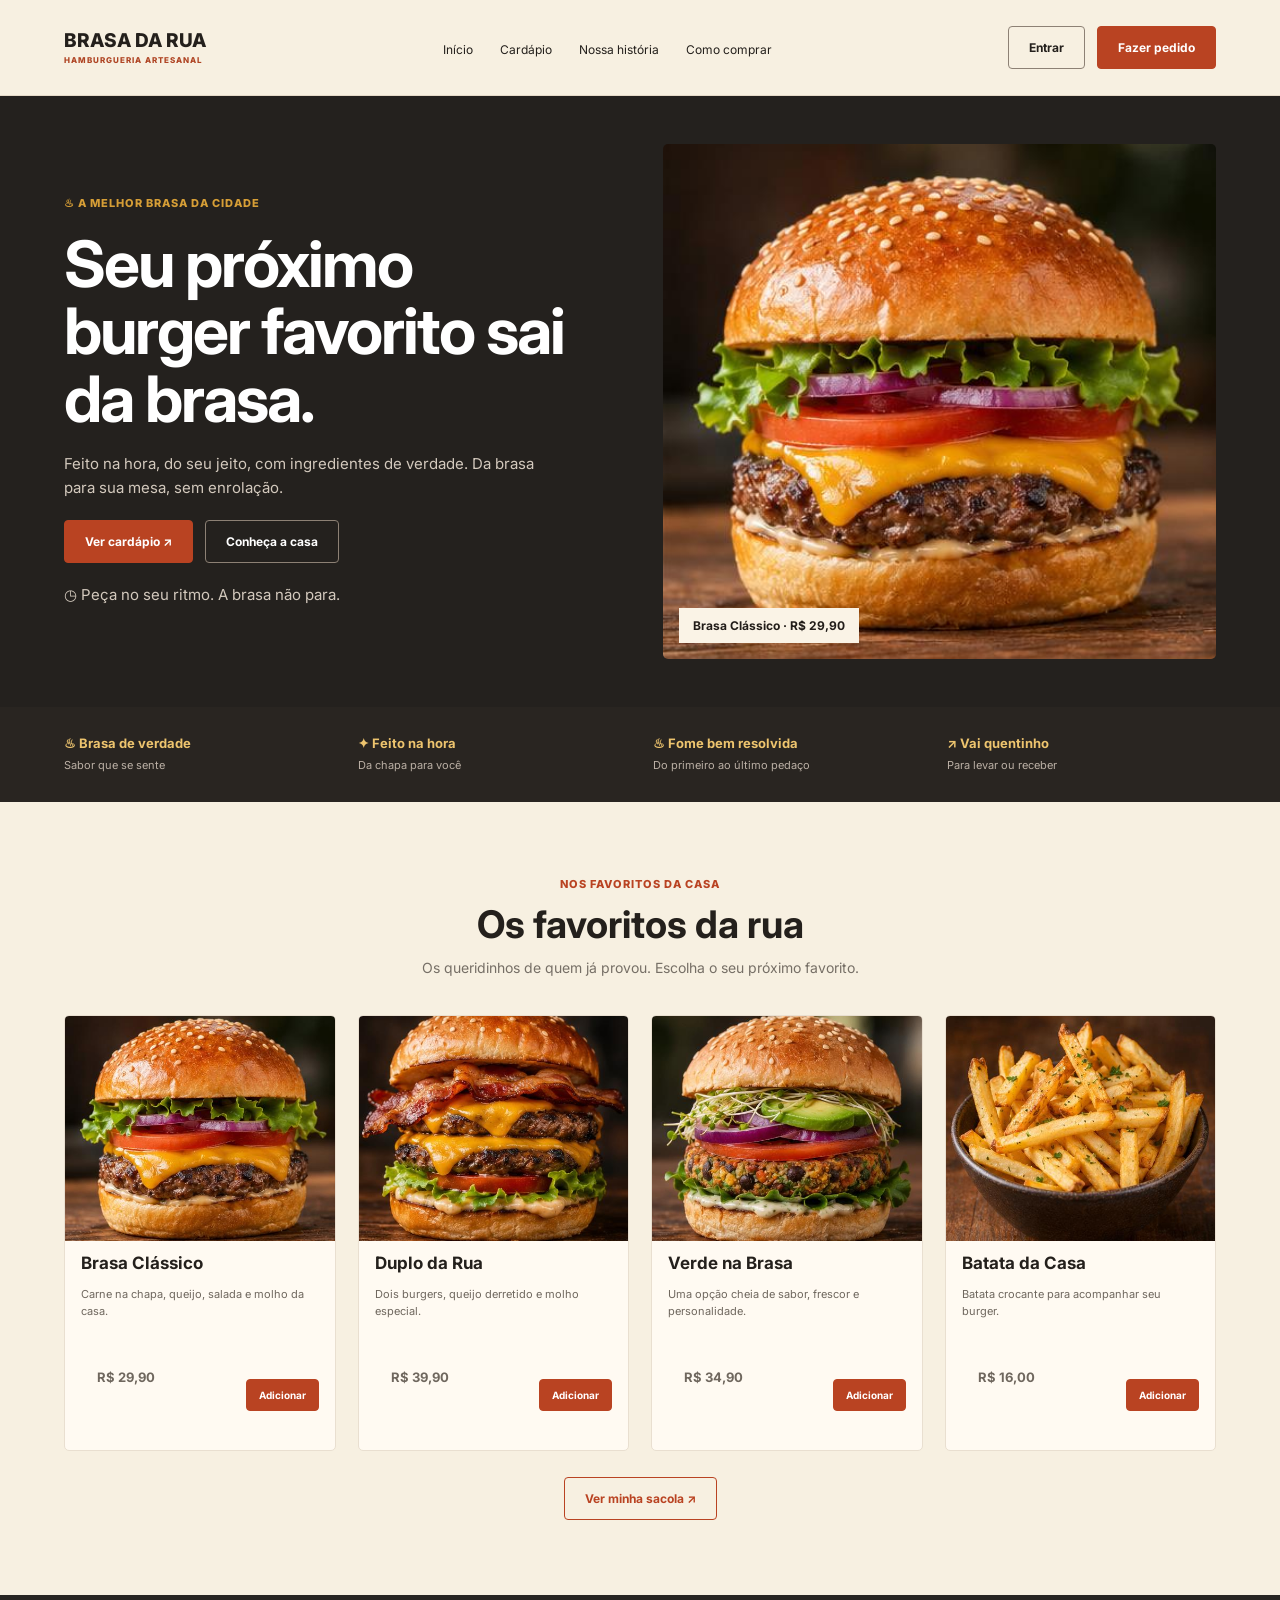
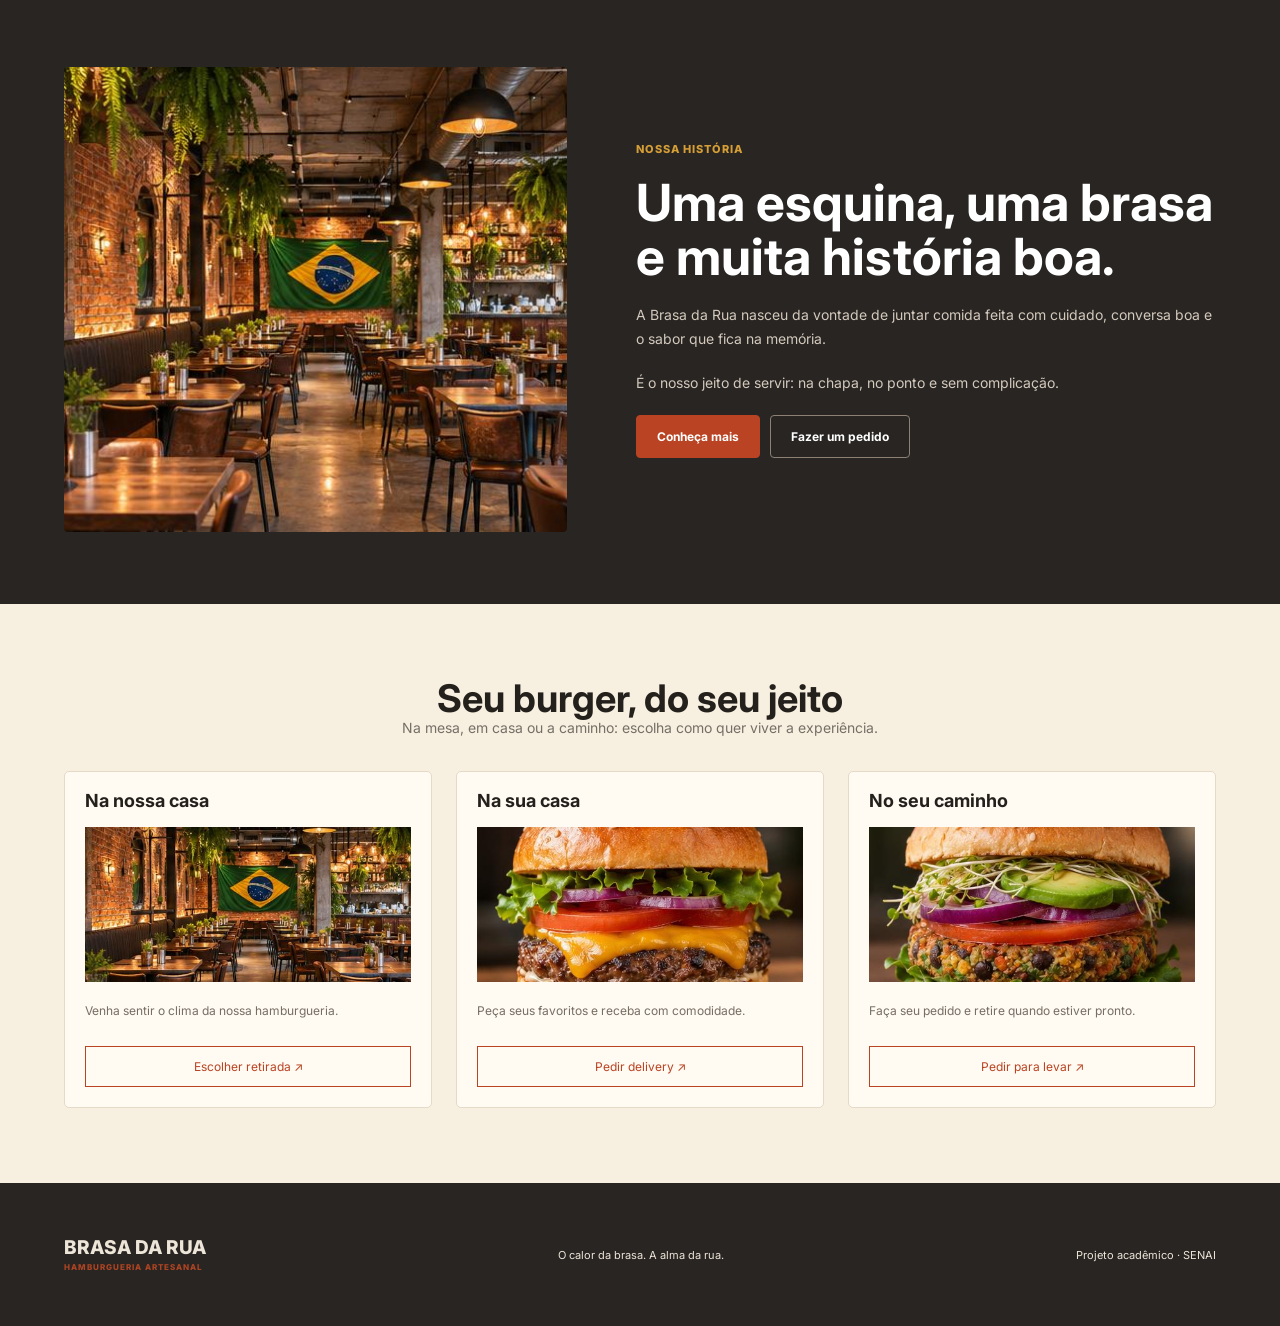
<file: index.html>
<!DOCTYPE html>
<html lang="pt-br">
<head>
    <meta charset="UTF-8">
    <meta name="viewport" content="width=device-width, initial-scale=1.0">
    <meta name="Author" content="Luis Gustavo Silva Costa">
    <meta name="Description" content="Brasa da Rua - hamburgueria artesanal">
    <title>Brasa da Rua</title>
    <link rel="preconnect" href="https://fonts.googleapis.com">
    <link rel="preconnect" href="https://fonts.gstatic.com" crossorigin>
    <link href="https://fonts.googleapis.com/css2?family=Bebas+Neue&family=Inter:wght@400;500;600;700;800&display=swap" rel="stylesheet">
    <link rel="stylesheet" href="./src/styles/style.css">
</head>
<body>
    <header>
        <a href="./index.html" class="logo">BRASA DA RUA <small>HAMBURGUERIA ARTESANAL</small></a>
        <nav>
            <ul>
                <li><a href="#inicio">Início</a></li>
                <li><a href="#cardapio">Cardápio</a></li>
                <li><a href="#historia">Nossa história</a></li>
                <li><a href="#pedido">Como comprar</a></li>
            </ul>
        </nav>
        <nav class="header-actions">
            <a href="./login.html" class="btn btn-outline">Entrar</a>
            <a href="./pagamento.html" class="btn btn-primary">Fazer pedido</a>
        </nav>
    </header>

    <main id="inicio">
        <div class="main-content">
            <p class="category">♨ A MELHOR BRASA DA CIDADE</p>
            <h1>Seu próximo<br>burger favorito sai<br>da brasa.</h1>
            <p>Feito na hora, do seu jeito, com ingredientes de verdade. Da brasa para sua mesa, sem enrolação.</p>
            <nav>
                <a href="#cardapio" class="btn btn-primary">Ver cardápio ↗</a>
                <a href="#historia" class="btn btn-outline">Conheça a casa</a>
            </nav>
            <p class="small-text">◷ Peça no seu ritmo. A brasa não para.</p>
        </div>
        <div class="main-image">
            <img src="./src/assets/images/classico.jpg" alt="Hambúrguer artesanal">
            <p>Brasa Clássico · R$ 29,90</p>
        </div>
    </main>

    <section class="section-statistics">
        <div><h2>♨ Brasa de verdade</h2><p>Sabor que se sente</p></div>
        <div><h2>✦ Feito na hora</h2><p>Da chapa para você</p></div>
        <div><h2>♨ Fome bem resolvida</h2><p>Do primeiro ao último pedaço</p></div>
        <div><h2>↗ Vai quentinho</h2><p>Para levar ou receber</p></div>
    </section>

    <section class="section-records" id="cardapio">
        <p class="category">NOS FAVORITOS DA CASA</p>
        <h2>Os favoritos da rua</h2>
        <p>Os queridinhos de quem já provou. Escolha o seu próximo favorito.</p>
        <div class="records-container">
            <div class="records-card">
                <img src="./src/assets/images/classico.jpg" alt="Brasa Clássico">
                <h3>Brasa Clássico</h3><p>Carne na chapa, queijo, salada e molho da casa.</p>
                <div><p class="price">R$ 29,90</p><button class="btn-primary add-item" data-name="Brasa Clássico" data-price="29.90">Adicionar</button></div>
            </div>
            <div class="records-card">
                <img src="./src/assets/images/duplo.jpg" alt="Duplo da Rua">
                <h3>Duplo da Rua</h3><p>Dois burgers, queijo derretido e molho especial.</p>
                <div><p class="price">R$ 39,90</p><button class="btn-primary add-item" data-name="Duplo da Rua" data-price="39.90">Adicionar</button></div>
            </div>
            <div class="records-card">
                <img src="./src/assets/images/verde.jpg" alt="Verde na Brasa">
                <h3>Verde na Brasa</h3><p>Uma opção cheia de sabor, frescor e personalidade.</p>
                <div><p class="price">R$ 34,90</p><button class="btn-primary add-item" data-name="Verde na Brasa" data-price="34.90">Adicionar</button></div>
            </div>
            <div class="records-card">
                <img src="./src/assets/images/batata.jpg" alt="Batata da Casa">
                <h3>Batata da Casa</h3><p>Batata crocante para acompanhar seu burger.</p>
                <div><p class="price">R$ 16,00</p><button class="btn-primary add-item" data-name="Batata da Casa" data-price="16.00">Adicionar</button></div>
            </div>
        </div>
        <a href="./pagamento.html" class="btn btn-outline-dark">Ver minha sacola ↗</a>
    </section>

    <section class="section-highlights" id="historia">
        <img src="./src/assets/images/ambiente.jpg" alt="Ambiente da hamburgueria" class="highlights-image">
        <div class="highlights-content">
            <p class="category">NOSSA HISTÓRIA</p>
            <h2>Uma esquina, uma brasa e muita história boa.</h2>
            <p>A Brasa da Rua nasceu da vontade de juntar comida feita com cuidado, conversa boa e o sabor que fica na memória.</p>
            <p>É o nosso jeito de servir: na chapa, no ponto e sem complicação.</p>
            <nav><a href="#pedido" class="btn btn-primary">Conheça mais</a><a href="#cardapio" class="btn btn-outline">Fazer um pedido</a></nav>
        </div>
    </section>

    <section class="section-order" id="pedido">
        <h2>Seu burger, do seu jeito</h2>
        <p>Na mesa, em casa ou a caminho: escolha como quer viver a experiência.</p>
        <div class="order-options">
            <article><h3>Na nossa casa</h3><img src="./src/assets/images/ambiente.jpg" alt="Mesas da casa"><p>Venha sentir o clima da nossa hamburgueria.</p><a href="./pagamento.html">Escolher retirada ↗</a></article>
            <article><h3>Na sua casa</h3><img src="./src/assets/images/classico.jpg" alt="Hambúrguer para entrega"><p>Peça seus favoritos e receba com comodidade.</p><a href="./pagamento.html">Pedir delivery ↗</a></article>
            <article><h3>No seu caminho</h3><img src="./src/assets/images/verde.jpg" alt="Pedido para levar"><p>Faça seu pedido e retire quando estiver pronto.</p><a href="./pagamento.html">Pedir para levar ↗</a></article>
        </div>
    </section>
    <div class="page-footer"><a href="./index.html" class="logo">BRASA DA RUA <small>HAMBURGUERIA ARTESANAL</small></a><p>O calor da brasa. A alma da rua.</p><p>Projeto acadêmico · SENAI</p></div>
    <script src="./src/scripts/main.js"></script>
</body>
</html>
</file>
<file: src/styles/style.css>
@import url("./global.css");

body {
    background: var(--bg);
    color: var(--cream);
    font-family: var(--font-body);
}

a {
    color: inherit;
    text-decoration: none;
}

button,
input {
    font: inherit;
}

button {
    cursor: pointer;
}

header {
    display: flex;
    justify-content: space-between;
    align-items: center;
    gap: 30px;
    padding: 26px 5%;
    border-bottom: 1px solid #e5dac8;
    background: var(--bg);
}

.logo {
    display: flex;
    flex-direction: column;
    font-size: 19px;
    font-weight: 800;
    line-height: 1;
    white-space: nowrap;
}

.logo small {
    margin-top: 6px;
    color: #af4423;
    font-size: 8px;
    letter-spacing: 1px;
}

ul {
    display: flex;
    list-style: none;
    gap: 27px;
}

li a,
header nav a {
    font-size: 12px;
}

.header-actions,
.simple-header nav {
    display: flex;
    align-items: center;
    gap: 12px;
}

.btn,
.btn-primary,
.btn-outline,
.btn-outline-dark {
    display: inline-flex;
    justify-content: center;
    align-items: center;
    padding: 13px 20px;
    border-radius: 4px;
    font-weight: 700;
    font-size: 12px;
    text-decoration: none;
}

.btn-primary {
    background: #b94322;
    color: white;
    border: 1px solid #b94322;
}

.btn-outline {
    border: 1px solid #8d8175;
    color: inherit;
    background: transparent;
}

.btn-outline-dark {
    border: 1px solid #b94322;
    color: #b94322;
    background: transparent;
}

.category {
    color: #d69e36;
    font-size: 11px;
    font-weight: 800;
    letter-spacing: 1px;
}

.small-text {
    font-size: 11px;
    color: #83786e;
}

main#inicio {
    display: flex;
    align-items: center;
    justify-content: space-between;
    gap: 4%;
    padding: 48px 5%;
    min-height: 610px;
    background: #24211e;
    color: white;
}

.main-content {
    display: flex;
    flex-direction: column;
    align-items: flex-start;
    gap: 20px;
    width: 48%;
}

h1,
h2,
h3 {
    line-height: 1.05;
}

.main-content h1 {
    font-size: clamp(48px, 5vw, 75px);
    letter-spacing: -2px;
}

.text-highlight {
    color: #e9bb65;
}

.main-content > p:not(.category) {
    max-width: 490px;
    font-size: 15px;
    color: #d3c9bd;
    line-height: 1.6;
}

.main-content nav {
    display: flex;
    gap: 12px;
}

.main-content .small-text {
    color: #c5b8a5;
}

.main-image {
    width: 48%;
    height: 515px;
    position: relative;
}

.main-image img {
    width: 100%;
    height: 100%;
    object-fit: cover;
    border-radius: 5px;
}

.main-image p {
    position: absolute;
    bottom: 16px;
    left: 16px;
    padding: 10px 14px;
    background: #faf3e6;
    color: #221d19;
    font-size: 12px;
    font-weight: 700;
}

.section-statistics {
    display: grid;
    grid-template-columns: repeat(4, 1fr);
    gap: 25px;
    padding: 30px 5%;
    background: #292521;
    color: white;
}

.section-statistics h2 {
    font-size: 13px;
    color: #edc46e;
}

.section-statistics p {
    margin-top: 7px;
    font-size: 11px;
    color: #bbb0a5;
}

.section-records {
    display: flex;
    flex-direction: column;
    align-items: center;
    gap: 14px;
    padding: 75px 5%;
    text-align: center;
}

.section-records .category {
    color: #b94322;
}

.section-records h2,
.section-order h2 {
    font-size: 38px;
}

.section-records > p:not(.category),
.section-order > p {
    color: #766f66;
    font-size: 14px;
}

.records-container {
    display: grid;
    grid-template-columns: repeat(4, 1fr);
    gap: 22px;
    width: 100%;
    margin: 25px 0 12px;
    text-align: left;
}

.records-card {
    background: #fffaf2;
    border: 1px solid #e9dfd0;
    border-radius: 5px;
    overflow: hidden;
}

.records-card img {
    display: block;
    width: 100%;
    height: 225px;
    object-fit: cover;
}

.records-card h3,
.records-card p,
.records-card > div {
    margin: 14px 16px;
}

.records-card h3 {
    font-size: 17px;
}

.records-card p {
    min-height: 54px;
    font-size: 11px;
    line-height: 1.5;
    color: #6f675e;
}

.records-card > div {
    display: flex;
    align-items: center;
    justify-content: space-between;
    gap: 8px;
}

.records-card .price {
    font-weight: 700;
    font-size: 13px;
}

.records-card button {
    padding: 9px 12px;
    font-size: 10px;
}

.section-highlights {
    display: flex;
    align-items: center;
    gap: 6%;
    padding: 72px 5%;
    background: #282522;
    color: white;
}

.highlights-image {
    width: 44%;
    height: 465px;
    object-fit: cover;
    border-radius: 4px;
}

.highlights-content {
    display: flex;
    flex-direction: column;
    align-items: flex-start;
    gap: 20px;
    max-width: 580px;
}

.highlights-content h2 {
    font-size: clamp(32px, 4vw, 54px);
}

.highlights-content > p:not(.category) {
    color: #d3c9bd;
    line-height: 1.7;
    font-size: 14px;
}

.highlights-content nav {
    display: flex;
    gap: 10px;
}

.section-order {
    padding: 75px 5%;
    text-align: center;
}

.order-options {
    display: grid;
    grid-template-columns: repeat(3, 1fr);
    gap: 24px;
    margin-top: 35px;
    text-align: left;
}

.order-options article {
    padding: 20px;
    border: 1px solid #e5d9c8;
    background: #fffaf2;
    border-radius: 5px;
}

.order-options h3 {
    font-size: 18px;
    margin-bottom: 16px;
}

.order-options img {
    width: 100%;
    height: 155px;
    object-fit: cover;
}

.order-options p {
    color: #766e65;
    font-size: 12px;
    margin: 17px 0 28px;
}

.order-options a {
    display: block;
    border: 1px solid #b94322;
    color: #b94322;
    padding: 12px;
    text-align: center;
    font-size: 12px;
}

.page-footer {
    display: flex;
    align-items: center;
    justify-content: space-between;
    gap: 20px;
    padding: 55px 5%;
    background: #282522;
    color: #eee5d9;
    font-size: 11px;
}

.simple-header {
    min-height: 104px;
}

.simple-header nav {
    gap: 30px;
}

.login-page {
    display: grid;
    grid-template-columns: 1fr 1.1fr;
    align-items: center;
    gap: 7%;
    padding: 90px 8%;
    min-height: 825px;
}

.login-intro img {
    width: 100%;
    height: 360px;
    object-fit: cover;
    border-radius: 5px;
}

.login-intro .login-tag {
    display: block;
    margin-top: 18px;
    color: #b94322;
    font-size: 11px;
    font-weight: 700;
}

.login-intro h1 {
    font-size: 45px;
    margin: 20px 0;
}

.login-intro p {
    color: #786f64;
    font-size: 15px;
    line-height: 1.6;
}

.login-form,
.checkout-box,
.checkout-summary {
    padding: 32px;
    background: #fffaf3;
    border: 1px solid #e0d4c3;
    border-radius: 7px;
}

.login-form {
    display: flex;
    flex-direction: column;
    gap: 12px;
}

.login-form h2 {
    font-size: 27px;
}

.login-form > p {
    font-size: 13px;
    color: #786f64;
}

.field-label {
    font-size: 12px;
    font-weight: 700;
}

.login-form input:not([type=checkbox]),
.checkout-page input:not([type=radio]) {
    width: 100%;
    padding: 14px;
    border: 1px solid #dfd3c3;
    border-radius: 4px;
    background: transparent;
    margin: 7px 0 12px;
    font-size: 12px;
}

.form-row {
    display: flex;
    justify-content: space-between;
    gap: 10px;
    margin: 5px 0 13px;
}

.form-row a,
.form-note a,
.edit-link {
    color: #b94322;
    text-decoration: underline;
}

.login-form button {
    width: 100%;
}

.divider {
    text-align: center;
    padding: 8px;
}

.form-note {
    text-align: center;
}

.message {
    min-height: 16px;
    color: #b94322 !important;
}

.simple-footer {
    padding: 25px 5%;
}

.checkout-page {
    padding: 35px 5% 70px;
    max-width: 1280px;
    margin: auto;
}

.breadcrumb {
    font-size: 11px !important;
    margin-bottom: 20px;
}

.checkout-page > h1 {
    font-size: 36px;
    margin-bottom: 10px;
}

.checkout-page > p {
    color: #786f64;
    font-size: 14px;
}

.checkout-columns {
    display: grid;
    grid-template-columns: 1.6fr 1fr;
    align-items: start;
    gap: 32px;
    margin-top: 30px;
}

.checkout-box {
    margin-bottom: 20px;
}

.checkout-box h2 {
    margin-bottom: 22px;
    font-size: 20px;
}

.checkout-box .field-label {
    display: block;
    margin-top: 10px;
}

.two-fields {
    display: grid;
    grid-template-columns: 1fr 1fr;
    gap: 12px;
}

.choice {
    display: grid;
    grid-template-columns: 1fr 1fr;
    gap: 10px;
    margin-bottom: 15px;
}

.choice p {
    display: flex;
    align-items: center;
    gap: 8px;
    margin: 0;
    border: 1px solid #d9c9b8;
    border-radius: 4px;
    padding: 15px;
    cursor: pointer;
}

.choice p:has(input:checked) {
    border-color: #b94322;
    background: #f9ede2;
}

.notice {
    padding: 13px;
    background: #f7eedc;
    color: #8b5c3b;
    font-size: 11px;
}

.checkout-summary {
    padding: 0 22px 25px;
}

.checkout-summary h2 {
    display: flex;
    justify-content: space-between;
    align-items: center;
    margin: 0 -22px 20px;
    padding: 22px;
    color: white;
    background: #282522;
    font-size: 21px;
}

.checkout-summary h2 small {
    font-size: 11px;
    font-weight: 400;
}

.cart-row {
    display: flex;
    justify-content: space-between;
    gap: 12px;
    padding: 9px 0;
    font-size: 12px;
}

.cart-row button {
    border: 0;
    background: none;
    color: #b94322;
}

.edit-link {
    display: inline-block;
    font-size: 11px;
    margin: 15px 0;
}

.checkout-summary hr {
    border: 0;
    border-top: 1px solid #e3d8cb;
    margin: 12px 0;
}

.coupon {
    display: flex;
    align-items: center;
}

.coupon input {
    margin-right: 6px !important;
}

.coupon button {
    color: #b94322;
    background: none;
    border: 0;
    font-size: 11px;
}

.checkout-summary .small-text {
    margin: 8px 0 22px;
}

.summary-line {
    display: flex;
    justify-content: space-between;
    font-size: 12px;
    margin: 13px 0;
}

.summary-line.total {
    border-top: 1px solid #e3d8cb;
    padding-top: 18px;
    font-size: 18px;
}

.summary-line.total .total-label,
.summary-line.total #grand-total {
    font-weight: 700;
}

.total #grand-total {
    color: #b94322;
    font-size: 25px;
}

.confirm {
    width: 100%;
    border: 0;
    margin-top: 10px;
}

@media (max-width: 850px) {
    header > nav:not(.header-actions) {
        display: none;
    }

    main#inicio,
    .section-highlights {
        flex-direction: column;
    }

    .main-content,
    .main-image,
    .highlights-image {
        width: 100%;
    }

    .records-container {
        grid-template-columns: repeat(2, 1fr);
    }

    .checkout-columns,
    .login-page {
        grid-template-columns: 1fr;
    }

    .section-statistics {
        grid-template-columns: repeat(2, 1fr);
    }
}

@media (max-width: 550px) {
    header {
        padding: 18px 5%;
    }

    .header-actions {
        gap: 5px;
    }

    .header-actions .btn {
        padding: 9px;
        font-size: 10px;
    }

    .main-image {
        height: 300px;
    }

    .records-container,
    .order-options {
        grid-template-columns: 1fr;
    }

    .section-statistics {
        gap: 15px;
    }

    .section-highlights,
    .login-page {
        padding: 50px 5%;
    }

    .highlights-image {
        height: 300px;
    }

    .choice {
        grid-template-columns: 1fr;
    }

    .page-footer {
        flex-direction: column;
        align-items: flex-start;
    }
}
</file>
